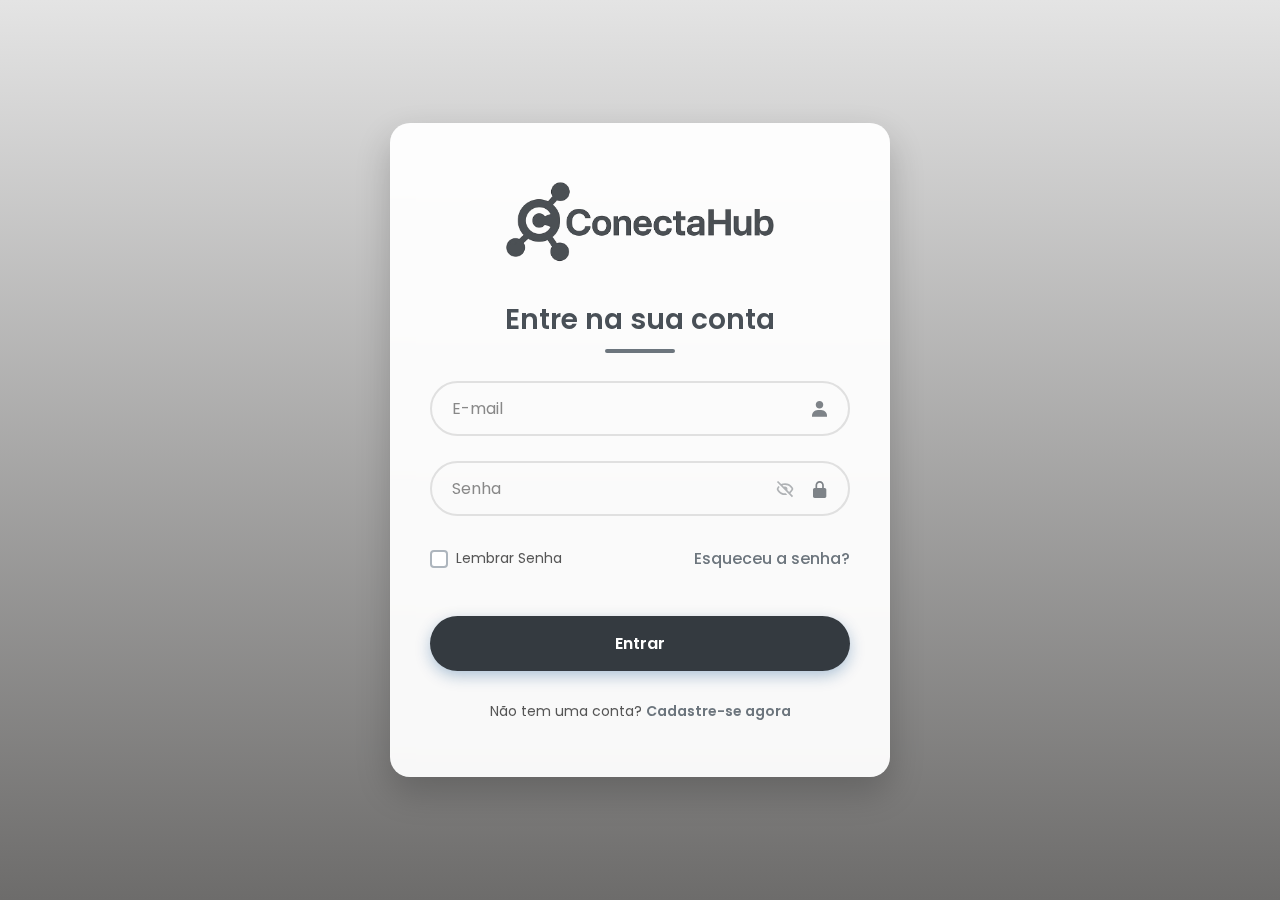
<file: index.html>
<!DOCTYPE html>
<html lang="pt-br">
<head>
    <meta charset="UTF-8">
    <meta name="viewport" content="width=device-width, initial-scale=1.0">
    <link href='https://unpkg.com/boxicons@2.1.4/css/boxicons.min.css' rel='stylesheet'>         
    <link rel="stylesheet" type="text/css" href="static/css/login_style.css">
    <link rel="icon" href="static\imagens\logo_provisorio.png"> <!-- Icon da Página(Logo) --> 
    <title> Login - CONECTAHUB</title>
</head>
<body>
    <main class="container">
        <div class="logo">
            <a href="index.html">
                <img src="\static\imagens\logo_provisorio.png" alt="Logo" class="logo-img">
            </a>
        </div>
        
        <form id="loginForm">
            <h1>Entre na sua conta</h1>
            
            <div class="input-box">
                <input id="email" placeholder="E-mail" type="email" required>
                <i class="bx bxs-user"></i>
            </div>
            
            <div class="input-box">
                <input id="password" placeholder="Senha" type="password" required>
                <i class="bx bxs-lock-alt"></i>
                <button type="button" id="togglePassword" class="toggle-password" aria-label="Mostrar senha">
                    <i class='bx bx-hide'></i>
                </button>
            </div>
            
            <div class="remember-forgot">
                <label>
                    <input type="checkbox" id="remember">
                    Lembrar Senha
                </label>               
                <a href="#">Esqueceu a senha?</a>
            </div>
            
            <button type="submit" class="login">Entrar</button>
            <div class="register-link">
                <p>Não tem uma conta? <a href="\templates\cadastro.html">Cadastre-se agora</a></p>
            </div>
        </form>
    </main>
    <script src="/static/js/functions.js"></script>
</body>
</html>
</file>
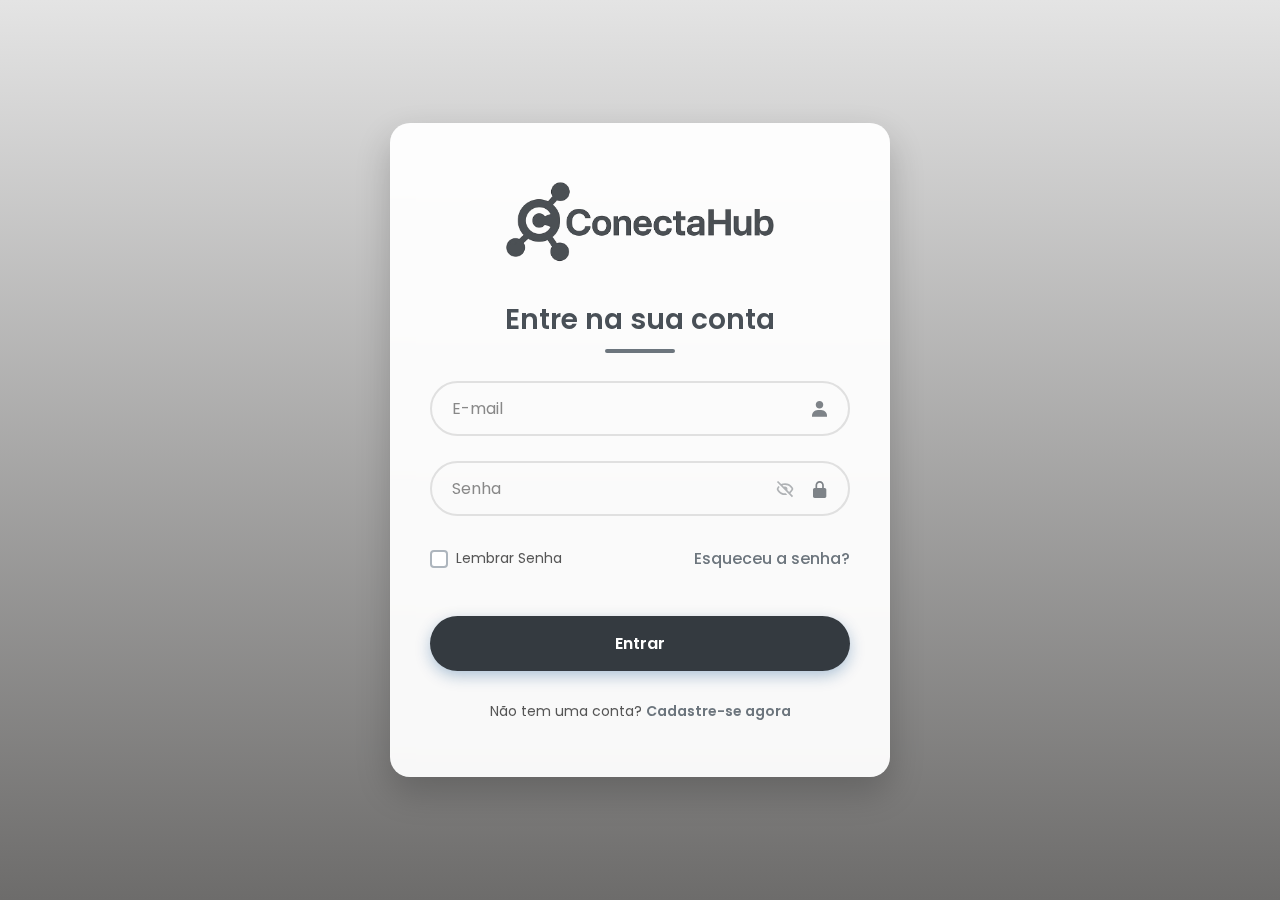
<file: templates/index.html>
<!DOCTYPE html>
<html lang="pt-br">
<head>
    <meta charset="UTF-8">
    <meta name="viewport" content="width=device-width, initial-scale=1.0">
    <link href='https://unpkg.com/boxicons@2.1.4/css/boxicons.min.css' rel='stylesheet'>         
    <link rel="stylesheet" type="text/css" href="/static/css/login_style.css">
    <link rel="icon" href="\static\imagens\logo_provisorio.png"> <!-- Icon da Página(Logo) --> 
    <title> Login - CONECTAHUB</title>
</head>
<body>
    <main class="container">
        <div class="logo">
            <a href="index.html">
                <img src="\static\imagens\logo_provisorio.png" alt="Logo" class="logo-img">
            </a>
        </div>
        
        <form id="loginForm">
            <h1>Entre na sua conta</h1>
            
            <div class="input-box">
                <input id="email" placeholder="E-mail" type="email" required>
                <i class="bx bxs-user"></i>
            </div>
            
            <div class="input-box">
                <input id="password" placeholder="Senha" type="password" required>
                <i class="bx bxs-lock-alt"></i>
                <button type="button" id="togglePassword" class="toggle-password" aria-label="Mostrar senha">
                    <i class='bx bx-hide'></i>
                </button>
            </div>
            
            <div class="remember-forgot">
                <label>
                    <input type="checkbox" id="remember">
                    Lembrar Senha
                </label>               
                <a href="#">Esqueceu a senha?</a>
            </div>
            
            <button type="submit" class="login">Entrar</button>
            <div class="register-link">
                <p>Não tem uma conta? <a href="\templates\cadastro.html">Cadastre-se agora</a></p>
            </div>
        </form>
    </main>
    <script src="/static/js/functions.js"></script>
</body>
</html>
</file>
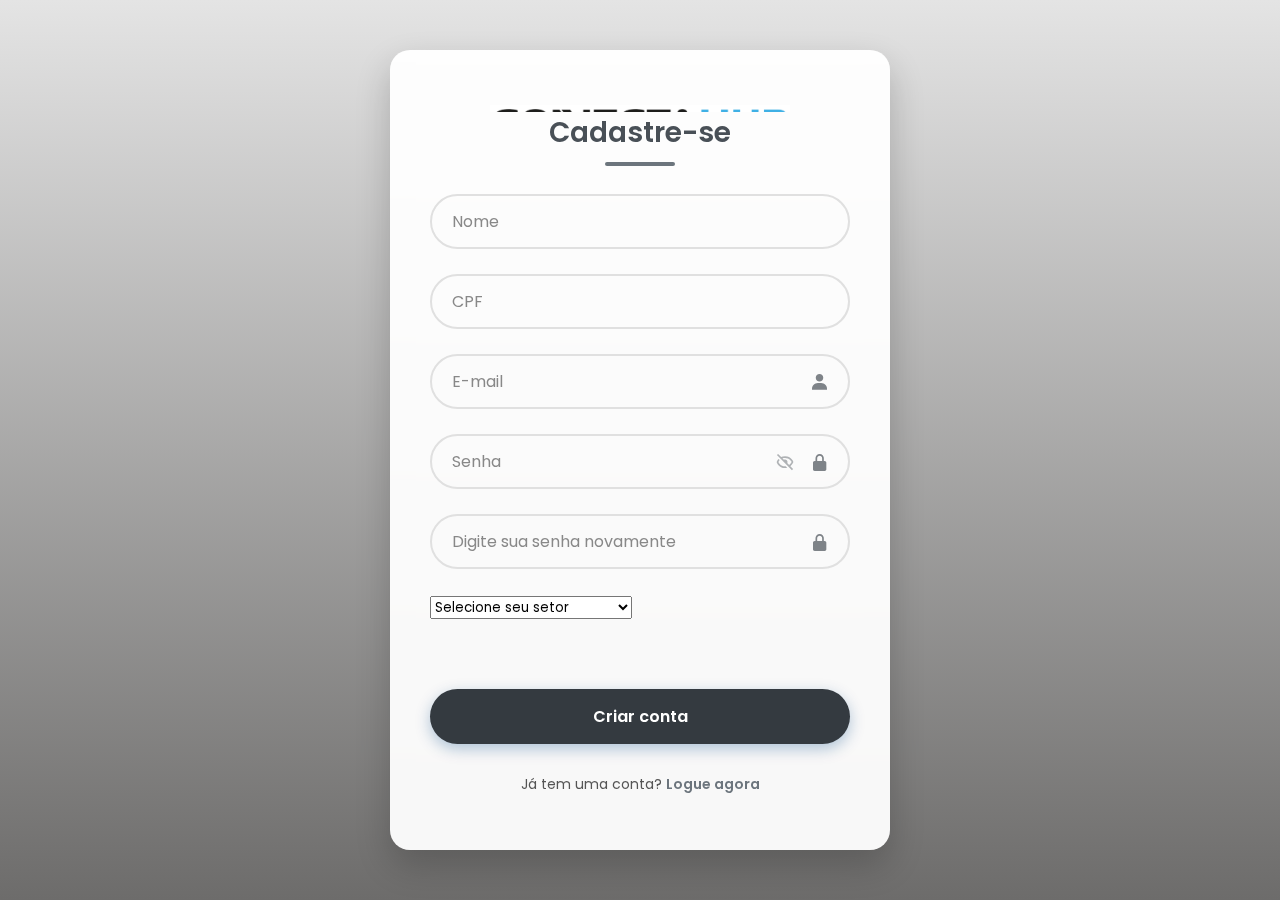
<file: cadastro.html>
<!DOCTYPE html>
<html lang="pt-br">

<head>
    <meta charset="UTF-8">
    <meta name="viewport" content="width=device-width, initial-scale=1.0">
    <link href='https://unpkg.com/boxicons@2.1.4/css/boxicons.min.css' rel='stylesheet'>
    <link rel="stylesheet" type="text/css" href="static/css/login_style.css">
    <link rel="stylesheet" type="text/css" href="static/css/cadastro_style.css">
    <link rel="icon" href="static/imagens/icone1.png">
    <title>Cadastro - CONECTAHUB</title>
</head>

<body>
    <main class="container">

        <div class="logo">
            <a href="index.html">
                <img src="static/imagens/logotipo.png" alt="Logo" class="logo-img">
            </a>
        </div>

        <form action="/cadastrar" method="post" autocomplete="on">
            <h1>Cadastre-se</h1>

            <div class="input-box">
                <input type="text" id="nome" placeholder="Nome" name="nome_completo" required autocomplete="name"
                    maxlength="50">
            </div>

            <div class="input-box">
                <input type="text" id="cpf" placeholder="CPF" name="cpf" maxlength="14" required>
            </div>

            <div class="input-box">
                <input id="email" placeholder="E-mail" type="email" required>
                <i class="bx bxs-user"></i>
            </div>

            <div class="input-box">
                <input id="password" placeholder="Senha" type="password" required>
                <i class="bx bxs-lock-alt"></i>
                <button type="button" id="togglePassword" class="toggle-password" aria-label="Mostrar senha">
                    <i class='bx bx-hide'></i>
                </button>
            </div>

            <div class="input-box">
                <input id="confirmPassword" placeholder="Digite sua senha novamente" type="password" required>
                <i class="bx bxs-lock-alt"></i>
                <button type="button" id="togglePassword" class="toggle-password" aria-label="Mostrar senha">
                </button>
            </div>

            <div class="input-box select-wrapper">
                <select id="setor" name="setor" required>
                    <option value="" disabled selected>Selecione seu setor</option>
                    <option value="RH">Recursos Humanos</option>
                    <option value="Produção">Produção</option>
                    <option value="Engenharia">Engenharia</option>
                    <option value="Financeiro">Financeiro</option>
                    <option value="TI">Tecnologia da Informação</option>
                    <option value="Administrativo">Administrativo</option>
                    <option value="Outros">Outros</option>
                </select>
            </div>

            <button type="submit" class="login">Criar conta</button>

            <div class="register-link">
                <p>Já tem uma conta? <a href="index.html">Logue agora</a></p>
            </div>

        </form>
    </main>
    <script src="static/js/functions.js"></script>
    
    <script>
        document.querySelectorAll('.select-wrapper select').forEach(select => {
            select.addEventListener('change', () => {
                select.blur(); // desfoca → seta volta imediatamente
            });
        });
    </script>

</body>

</html>
</file>
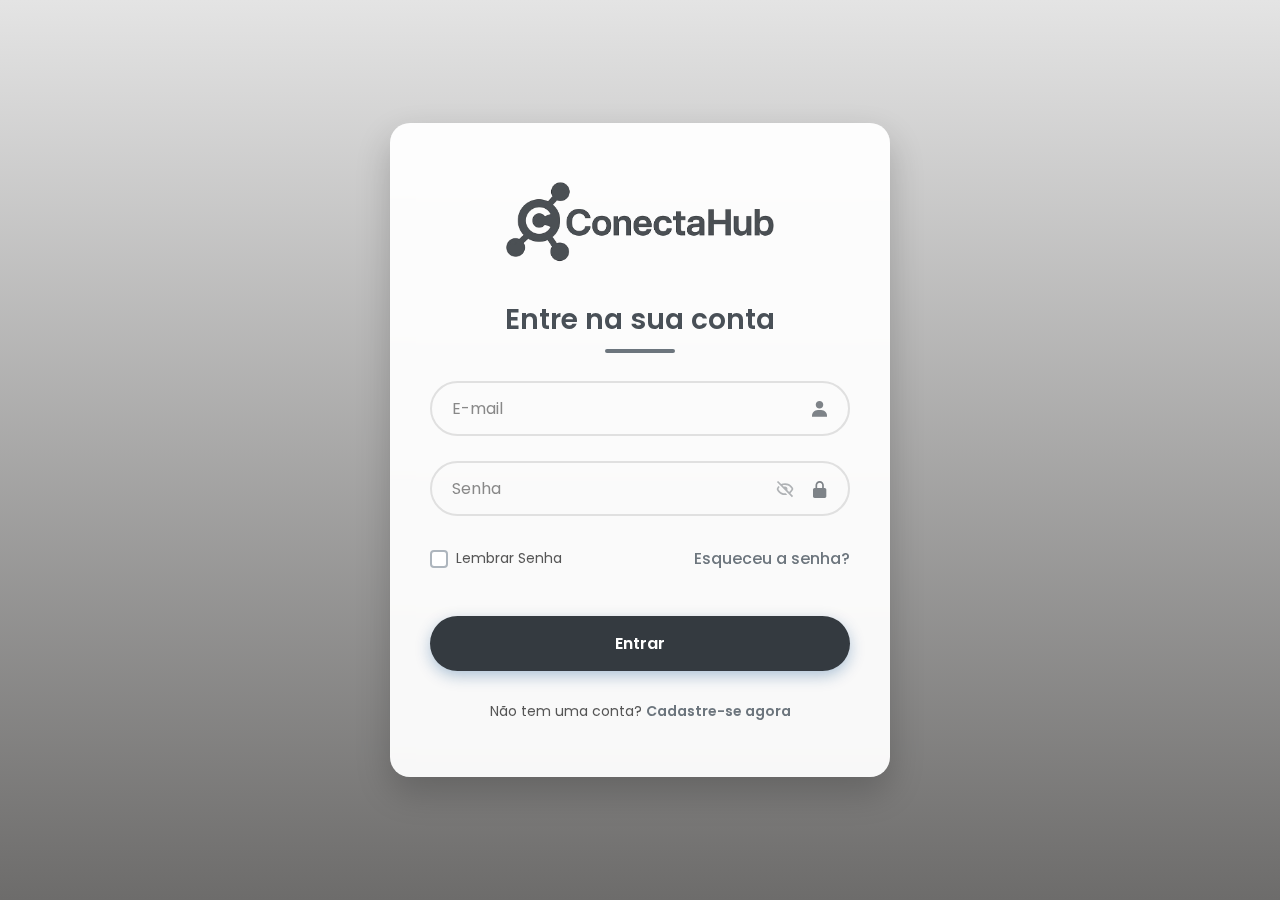
<file: perfil2.html>
<!DOCTYPE html>
<html lang="pt-br">
<head>
    <meta charset="UTF-8">
    <meta name="viewport" content="width=device-width, initial-scale=1.0">
    <title>Perfil - CONECTAHUB</title>
    <link rel="stylesheet" href="static/css/perfil_style.css">
    <link rel="stylesheet" href="https://cdnjs.cloudflare.com/ajax/libs/font-awesome/6.4.0/css/all.min.css">
    <link rel="icon" href="static/imagens/icone1.png">

</head>
<body>
    <div class="container">
        <!-- =================== SIDEBAR =================== -->
        <div class="sidebar" id="sidebar">
            <div class="logo">
                <img src="static/imagens/loguinha.png" alt="ConectaHub" class="logo-small">
                <img src="static/imagens/logotipo.png" alt="ConectaHub" class="logo-large">
            </div>

            <ul class="nav-menu">
                <li class="nav-item has-submenu active">
                    <a href="perfil.html" class="nav-item-main">
                        <i class="fas fa-user"></i>
                        <span>Perfil</span>
                        <i class="fas fa-chevron-down submenu-toggle"></i>
                    </a>
                    <ul class="submenu">
                        <li class="submenu-item">
                            <i class="fas fa-clock"></i>
                            <span>Atividades Recentes</span>
                        </li>
                    </ul>
                </li>

                <li class="nav-item">
                    <a href="chat.html"><i class="fas fa-comments"></i><span>Chat</span></a>
                </li>

                <li class="nav-item">
                    <a href="reuniao.html">
                        <i class="fas fa-video"></i>
                        <span>Reuniões</span>
                    </a>
                </li>

                <li class="nav-item">
                    <a href="comunicados.html"><i class="fas fa-bullhorn"></i><span>Comunicados</span></a>
                </li>

                <li class="nav-item">
                    <a href="ranking.html"><i class="fas fa-trophy"></i><span>Reconhecimento</span></a>
                </li>
            </ul>
        </div>

        <!-- =================== MAIN CONTENT =================== -->
        <div class="main-content">      
            <div class="header">      
                <div class="welcome">      
                    <h2>Olá, <span id="user-name">Usuário</span></h2>      
                </div>      
            </div>      

            <div class="profile-section">      
                <div class="profile-card">      
                    <button class="settings-btn" onclick="openPhotoModal()">      
                        <i class="fas fa-cog"></i>      
                    </button>      
                          
                    <div class="profile-header">      
                        <div class="profile-picture" onclick="openPhotoModal()">      
                            <img src="" alt="Foto de perfil" id="profile-img">      
                        </div>      
                    </div>      
                    <div class="detail-item">
                        <div class="detail-label">Email:</div>
                        <div class="detail-value" id="display-email">Email</div>
                    </div>

                    <div class="detail-item">
                        <div class="detail-label">CPF:</div>
                        <div class="detail-value" id="display-cpf">CPF</div>
                    </div>

                    <div class="profile-details">

                        <div class="detail-item">
                            <div class="detail-label">Nome:</div>
                            <div class="detail-value" id="display-name">Seu nome</div>
                        </div>

                        <div class="detail-item">

                        <div class="detail-item">
                            <div class="detail-label">Setor:</div>
                            <div class="detail-value" id="display-department">Setor</div>
                        </div>

                    </div>      
                </div>      
            </div>

            <!-- =================== STATS =================== -->
            <div class="stats-section">      
                <div class="stat-item" id="stat-pontuacao">
                    <div class="stat-header">
                        <span>Pontuação Total</span>
                        <i class="fas fa-chevron-down stat-toggle"></i>
                    </div>
                    <div class="stat-content">
                        <div class="stat-value">1,250</div>
                    </div>
                </div>

                <div class="stat-item" id="stat-medalhas">
                    <div class="stat-header">
                        <span>Medalhas Conquistadas</span>
                        <i class="fas fa-chevron-down stat-toggle"></i>
                    </div>
                    <div class="stat-content">
                        <div class="stat-value">8</div>
                    </div>
                </div>
            </div>      
        </div>
    </div>

    <!-- =================== MODAL DE FOTO =================== -->
    <div class="modal" id="photo-modal">
        <div class="modal-content">
            <div class="modal-header">
                <h3>Configurar Foto de Perfil</h3>
                <button class="close-btn" onclick="closePhotoModal()">&times;</button>
            </div>

            <div class="current-photo">
                <div class="modal-photo">
                    <img src="" alt="Foto atual" id="modal-profile-img">
                </div>
            </div>

            <div class="photo-options">
                <button class="photo-btn photo-btn-primary" onclick="changePhoto()">
                    <i class="fas fa-camera"></i> Alterar Foto
                </button>

                <button class="photo-btn photo-btn-dark" onclick="removePhoto()">
                    <i class="fas fa-trash"></i> Remover Foto
                </button>   
            </div>
        </div>
    </div>

    <input type="file" id="photo-upload" accept="image/*" style="display: none;">
    <script src="static/js/perfil2.js"></script>
    <script src="static/js/perfil_ui.js"></script>
</body>
</html>
</file>
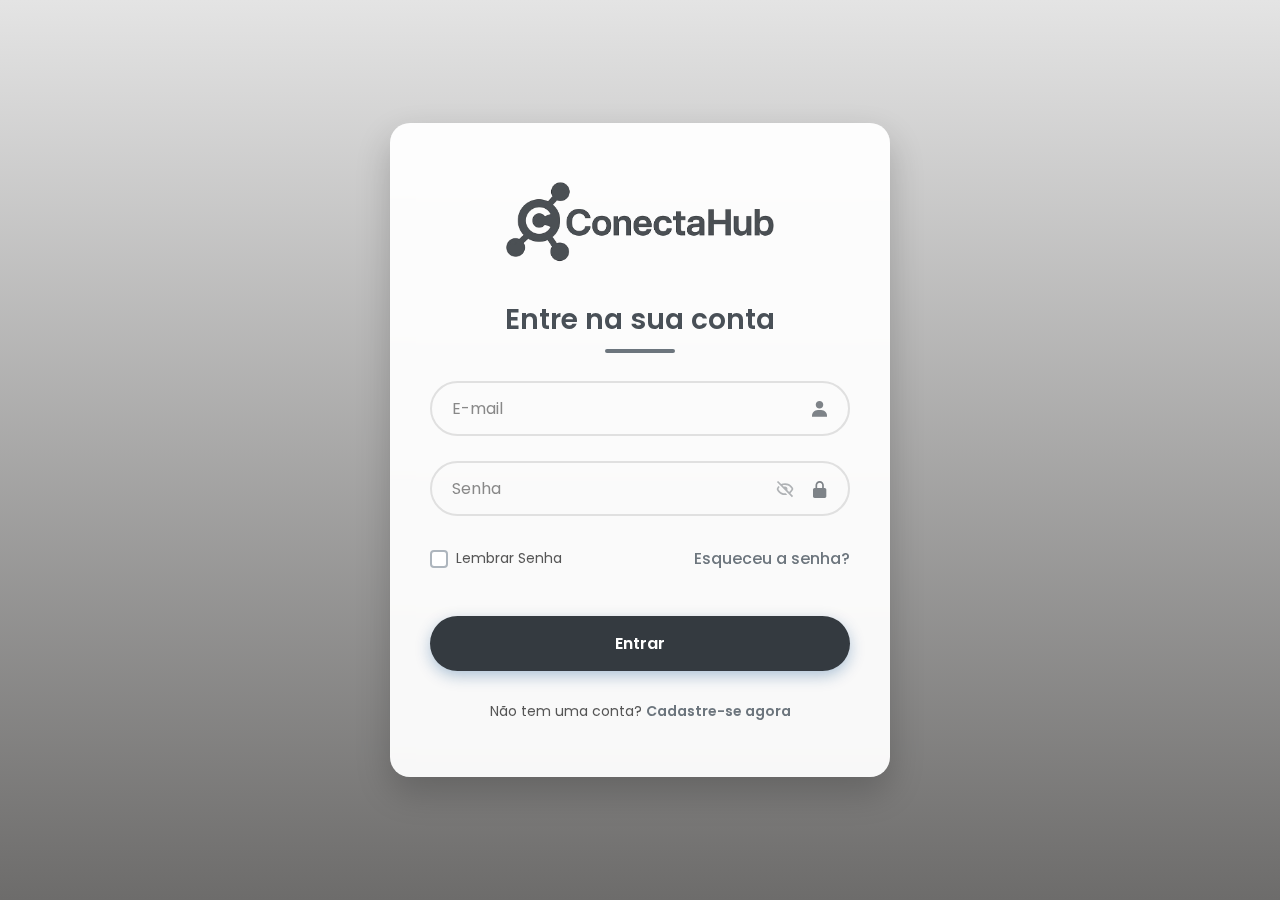
<file: ranking.html>
<!DOCTYPE html>
<html lang="pt-br">

<head>
    <meta charset="UTF-8">
    <meta name="viewport" content="width=device-width, initial-scale=1.0">
    <title>Ranking - CONECTAHUB</title>
    <link rel="stylesheet" href="static/css/rank_style.css">
    <link rel="stylesheet" type="text/css" href="static/css/sidebar_style.css">
    <link rel="stylesheet" href="https://cdnjs.cloudflare.com/ajax/libs/font-awesome/6.4.0/css/all.min.css">
    <link rel="icon" href="static/imagens/icone1.png">

</head>

<body>
    <div class="container">
        <!-- =================== SIDEBAR =================== -->
        <div class="sidebar" id="sidebar">
            <div class="logo">
                <img src="static/imagens/loguinha.png" alt="ConectaHub" class="logo-small">
                <img src="static/imagens/logotipo.png" alt="ConectaHub" class="logo-large">
            </div>

            <ul class="nav-menu">
                <li class="nav-item has-submenu active">
                    <a href="perfil.html" class="nav-item-main">
                        <i class="fas fa-user"></i>
                        <span>Perfil</span>
                        <i class="fas fa-chevron-down submenu-toggle"></i>
                    </a>
                    <ul class="submenu">
                        <li class="submenu-item">
                            <i class="fas fa-clock"></i>
                            <span>Atividades Recentes</span>
                        </li>
                    </ul>
                </li>

                <li class="nav-item">
                    <a href="chat.html"><i class="fas fa-comments"></i><span>Chat</span></a>
                </li>

                <li class="nav-item">
                    <a href="reuniao.html">
                        <i class="fas fa-video"></i>
                        <span>Reuniões</span>
                    </a>
                </li>

                <li class="nav-item">
                    <a href="comunicados.html"><i class="fas fa-bullhorn"></i><span>Comunicados</span></a>
                </li>

                <li class="nav-item">
                    <a href="ranking.html"><i class="fas fa-trophy"></i><span>Reconhecimento</span></a>
                </li>

                <!-- ESPAÇO PARA O BOTÃO DE LOGOUT -->
                <div class="logout-container">
                    <!-- BOTÃO DE LOGOUT CENTRALIZADO NO FINAL -->
                    <button id="logout-btn" class="logout-btn">
                        <i class="fas fa-sign-out-alt"></i> <span class="logout-text">Sair</span>
                    </button>
                </div>
            </ul>
        </div>


        <!-- =================== MAIN CONTENT =================== -->
        <div class="main-content">
            <div class="ranking-section">
                <!-- ÚNICA telinha de ranking que muda -->
                <div class="ranking-card">
                    <div class="ranking-header">
                        <h2>Ranking</h2>
                    </div>
                    <h3 class="ranking-title" id="current-department"># RH</h3>
                    <h4 class="ranking-subtitle">Destaques do mês</h4>

                    <div class="ranking-positions" id="ranking-content">
                        <!-- Conteúdo será carregado dinamicamente -->
                        <div class="position-card first-place">
                            <div class="position-number">1º</div>
                            <div class="position-info">
                                <div class="position-name">João Silva</div>
                                <div class="position-points">1.850 pontos</div>
                            </div>
                            <i class="fas fa-crown crown-icon"></i>
                        </div>

                        <div class="position-card second-place">
                            <div class="position-number">2º</div>
                            <div class="position-info">
                                <div class="position-name">Maria Santos</div>
                                <div class="position-points">1.720 pontos</div>
                            </div>
                        </div>

                        <div class="position-card third-place">
                            <div class="position-number">3º</div>
                            <div class="position-info">
                                <div class="position-name">Pedro Oliveira</div>
                                <div class="position-points">1.650 pontos</div>
                            </div>
                        </div>
                    </div>
                </div>

                <!-- Conquistas Pessoais -->
                <!-- Substitua a seção .department-badges no HTML pelo seguinte código: -->
                <div class="achievements-section">
                    <div class="department-badges">
                        <div class="department-badge active" onclick="showDepartment('rh')">
                            <span class="badge-text"># RH</span>
                        </div>

                        <div class="department-badge" onclick="showDepartment('engenharia')">
                            <span class="badge-text"># Engenharia</span>
                        </div>

                        <div class="department-badge" onclick="showDepartment('producao')">
                            <span class="badge-text"># Produção</span>
                        </div>

                        <!-- NOVOS SETORES ADICIONADOS -->
                        <div class="department-badge" onclick="showDepartment('administracao')">
                            <span class="badge-text"># Administração</span>
                        </div>

                        <div class="department-badge" onclick="showDepartment('ti')">
                            <span class="badge-text"># TI</span>
                        </div>

                        <div class="department-badge" onclick="showDepartment('financeiro')">
                            <span class="badge-text"># Financeiro</span>
                        </div>
                    </div>
                </div>
            </div>
        </div>
    </div>

    <script src="static/js/admin-check.js"></script>
    <script src="static/js/rank.js"></script>
    <script src="static/js/sidebar.js" defer></script>
</body>

</html>
</file>
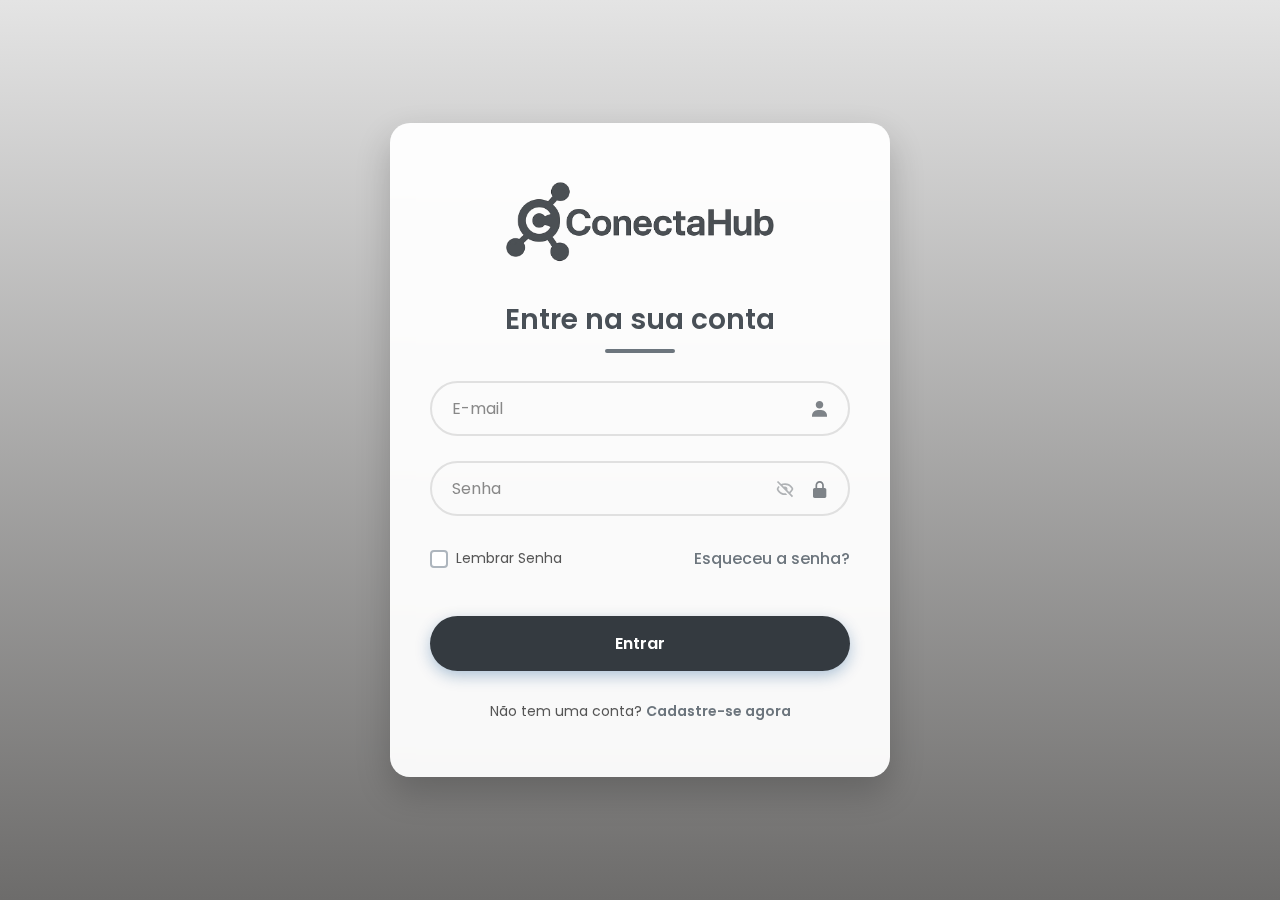
<file: reuniao.html>
<!DOCTYPE html>
<html lang="pt-br">

<head>
    <meta charset="UTF-8">
    <meta name="viewport" content="width=device-width, initial-scale=1.0">
    <title>Reuniões - CONECTAHUB</title>
    <link rel="stylesheet" href="static/css/reuniao_style.css">
    <link rel="stylesheet" type="text/css" href="static/css/sidebar_style.css">
    <link rel="stylesheet" href="https://cdnjs.cloudflare.com/ajax/libs/font-awesome/6.4.0/css/all.min.css">
    <link rel="icon" href="static/imagens/icone1.png">

</head>

<body>
    <div class="container">
        <!-- =================== SIDEBAR =================== -->
        <div class="sidebar" id="sidebar">
            <div class="logo">
                <img src="static/imagens/loguinha.png" alt="ConectaHub" class="logo-small">
                <img src="static/imagens/logotipo.png" alt="ConectaHub" class="logo-large">
            </div>

            <ul class="nav-menu">
                <li class="nav-item has-submenu active">
                    <a href="perfil.html" class="nav-item-main">
                        <i class="fas fa-user"></i>
                        <span>Perfil</span>
                        <i class="fas fa-chevron-down submenu-toggle"></i>
                    </a>
                    <ul class="submenu">
                        <li class="submenu-item">
                            <i class="fas fa-clock"></i>
                            <span>Atividades Recentes</span>
                        </li>
                    </ul>
                </li>

                <li class="nav-item">
                    <a href="chat.html"><i class="fas fa-comments"></i><span>Chat</span></a>
                </li>

                <li class="nav-item">
                    <a href="reuniao.html">
                        <i class="fas fa-video"></i>
                        <span>Reuniões</span>
                    </a>
                </li>

                <li class="nav-item">
                    <a href="comunicados.html"><i class="fas fa-bullhorn"></i><span>Comunicados</span></a>
                </li>

                <li class="nav-item">
                    <a href="ranking.html"><i class="fas fa-trophy"></i><span>Reconhecimento</span></a>
                </li>

                <!-- ESPAÇO PARA O BOTÃO DE LOGOUT -->
                <div class="logout-container">
                    <!-- BOTÃO DE LOGOUT CENTRALIZADO NO FINAL -->
                    <button id="logout-btn" class="logout-btn">
                        <i class="fas fa-sign-out-alt"></i> <span class="logout-text">Sair</span>
                    </button>
                </div>
            </ul>
        </div>

        <!-- =================== MAIN CONTENT =================== -->
        <div class="main-content">

            <!-- =================== MEETING SECTION =================== -->
            <div class="meeting-section">
                <!-- Ícone de vídeo solto no centro acima -->
                <div class="meeting-icon">
                    <i class="fas fa-video"></i>
                </div>

                <!-- Primeira linha: Iniciar reunião e Entrar com código lado a lado SOLTOS -->
                <div class="meeting-top-row">
                    <!-- Botão iniciar reunião SOLTO -->
                    <button class="start-meeting-btn" id="start-meeting-btn">
                        <i class="fas fa-plus"></i> Iniciar reunião
                    </button>

                    <!-- Botão para mostrar campo de código -->
                    <button class="join-meeting-btn" id="show-code-btn">
                        <i class="fas fa-sign-in-alt"></i> Entrar com código
                    </button>
                </div>

                <!-- Campo código (inicialmente escondido) -->
                <div class="join-input-container hidden" id="code-input-container">
                    <input type="text" id="meeting-code" placeholder="Digite o código da reunião">
                    <button class="join-btn" id="join-meeting-btn">
                        <i class="fas fa-arrow-right"></i>
                    </button>
                </div>

                <!-- Lista de reuniões mais abaixo -->
                <div class="recent-meetings-container">
                    <h3>Lista de reuniões recentes</h3>
                    <div class="meetings-list" id="meetings-list">
                        <!-- As reuniões serão adicionadas dinamicamente via JavaScript -->
                    </div>
                </div>
            </div>
        </div>
    </div>

    <!-- =================== MODAL DE INICIAR REUNIÃO =================== -->
    <div class="modal" id="meeting-modal">
        <div class="modal-content">
            <div class="modal-header">
                <h3>Iniciar Nova Reunião</h3>
                <button class="close-btn" onclick="closeMeetingModal()">&times;</button>
            </div>
            <div class="modal-body">
                <div class="form-group">
                    <label for="meeting-title">Título da reunião</label>
                    <input type="text" id="meeting-title" placeholder="Digite o título da reunião">
                </div>
                <div class="form-group">
                    <label for="meeting-description">Descrição (opcional)</label>
                    <textarea id="meeting-description" placeholder="Adicione uma descrição para a reunião"></textarea>
                </div>
                <div class="form-group">
                    <label for="meeting-participants">Participantes (opcional)</label>
                    <input type="text" id="meeting-participants" placeholder="Digite os e-mails dos participantes">
                </div>
            </div>
            <div class="modal-footer">
                <button class="btn-cancel" onclick="closeMeetingModal()">Cancelar</button>
                <button class="btn-confirm" onclick="createMeeting()">Iniciar Reunião</button>
            </div>
        </div>
    </div>

    <script src="static/js/reuniao.js"></script>
    <script src="static/js/sidebar.js" defer></script>
</body>

</html>
</file>
<file: static/css/login_style.css>
@import url('https://fonts.googleapis.com/css2?family=Poppins:ital,wght@0,100;0,200;0,300;0,400;0,500;0,600;0,700;0,800;0,900;1,100;1,200;1,300;1,400;1,500;1,600;1,700;1,800;1,900&display=swap');

        * {
            margin: 0;
            padding: 0;
            box-sizing: border-box;
            font-family: "Poppins", sans-serif;
        }
        
        body {
            display: flex;
            justify-content: center;
            align-items: center;
            min-height: 100vh;
            background: linear-gradient(180deg, #e4e4e4 0%, #6d6c6b 100%);
            padding: 20px;
            position: relative;
            overflow: hidden;
            overflow-y: auto
        }

        .brand-elements {
            position: absolute;
            width: 100%;
            height: 100%;
            pointer-events: none;
            z-index: 0;
        }

        .circle-element {
            position: absolute;
            border-radius: 50%;
            opacity: 0.1;
        }

        .circle-1 {
            width: 300px;
            height: 300px;
            background: #024585;
            top: -150px;
            left: -150px;
        }

        .circle-2 {
            width: 200px;
            height: 200px;
            background: #ff9a59;
            bottom: -100px;
            right: -100px;
        }

        .container {
            width: 500px;
            background-color: rgba(255, 255, 255, 0.95);
            border-radius: 20px;
            color: #212529;
            padding: 40px;
            box-shadow: 0 15px 35px rgba(0, 0, 0, 0.2);
            transition: transform 0.3s ease;
            display: flex;
            flex-direction: column;
            min-height: 600px;
            position: relative;
            z-index: 1;
            backdrop-filter: blur(10px);
        }

        .container:hover {
            transform: translateY(-5px);
        }

        .logo {
            text-align: center;
            margin-bottom: 20px;
            padding: 15px;
            border-radius: 15px;
            position: relative;
            overflow: hidden;
        }

        .logo::before {
            content: '';
            position: absolute;
            top: 0;
            left: 0;
            width: 100%;
            height: 100%;
            opacity: 0.3;
            z-index: -1;
        }
        
        .logo-img {
            width: 300px;
            height: auto;
            display: block;
            margin: 0 auto;
            transition: all 0.3s ease;
        }

        .logo:hover .logo-img {
            transform: scale(1.05);
        }

        .container h1 {
            font-size: 28px;
            text-align: center;
            margin-bottom: 40px;
            position: relative;
            font-weight: 600;
            color: #495057;
        }

        .container h1:after {
            content: '';
            position: absolute;
            bottom: -12px;
            left: 50%;
            transform: translateX(-50%);
            width: 70px;
            height: 4px;
            background: #6C757D;
            border-radius: 2px;
        }

        .input-box {
            position: relative;
            width: 100%;
            height: 55px;
            margin: 25px 0;
        }

        .input-box input {
            width: 100%;
            height: 100%;
            background-color: transparent;
            border: 2px solid #e0e0e0;
            border-radius: 50px;
            outline: none;
            font-size: 16px;
            color: #212529;
            padding: 20px 50px 20px 20px;
            transition: all 0.3s ease;
        }

        .input-box input:focus {
            border-color: #ADB5BD;
            box-shadow: 0 0 12px rgba(0, 0, 0, 0.3);
        }

        .input-box input::placeholder {
            color: #888;
        }

        .input-box i {
            position: absolute;
            right: 20px;
            top: 50%;
            transform: translateY(-50%);
            font-size: 20px;
            color: #495057;
            opacity: 0.7;
        }

        .input-box #icon-cad {
            position: absolute;
            right: 20px;
            top: 50%;
            transform: translateY(50%); 
            font-size: 20px;
            color: #495057;
            opacity: 0.7;
        }

        .toggle-password {
            position: absolute;
            right: 35px;
            top: 50%;
            transform: translateY(-50%);
            background: none;
            border: none;
            cursor: pointer;
            color: #495057;
            font-size: 18px;
            opacity: 0.6;
            transition: opacity 0.3s ease;
        }

        .toggle-password:hover {
            opacity: 1;
        }

        .remember-forgot {
            display: flex;
            justify-content: space-between;
            align-items: center;
            margin: 30px 0;
            flex-wrap: wrap;
        }

        .remember-forgot label {
            display: flex;
            align-items: center;
            cursor: pointer;
            font-size: 14px;
            color: #555;
        }

        .remember-forgot label input {
            margin-right: 8px;
        }

        .remember-forgot a {
            text-decoration: none;
            color: #6C757D;
            font-weight: 500;
            transition: color 0.3s ease;
        }

        .remember-forgot a:hover {
            color: #343A40;
            text-decoration: underline;
        }

        .login {
            width: 100%;
            height: 55px;
            background-color: #343A40;
            border: none;
            border-radius: 50px;
            cursor: pointer;
            font-size: 16px;
            color: #fff;
            font-weight: 600;
            box-shadow: 0 5px 15px rgba(2, 69, 133, 0.3);
            margin-top: 15px;
            transition: all 0.3s ease;
            position: relative;
            overflow: hidden;
        }

        .login::before {
            content: '';
            position: absolute;
            top: 0;
            left: -100%;
            width: 100%;
            height: 100%;
            background: linear-gradient(90deg, transparent, rgba(255, 255, 255, 0.2), transparent);
            transition: 0.5s;
        }

        .login:hover::before {
            left: 100%;
        }

        .login:hover {
            background-color: #6C757D;
            transform: translateY(-3px);
            box-shadow: 0 8px 20px rgba(248, 248, 248, 0.4);
        }

        .login:active {
            transform: translateY(0);
        }

        .register-link {
            font-size: 14px;
            text-align: center;
            margin: 30px 0 15px;
            color: #555;
        }

        .register-link a {
            text-decoration: none;
            color: #6C757D;
            font-weight: 600;
            transition: color 0.3s ease;
        }

        .register-link a:hover {
            color: #343A40;
            text-decoration: underline;
        }

        input[type="checkbox"] {
            appearance: none;
            -webkit-appearance: none;
            -moz-appearance: none;
            width: 18px;
            height: 18px;
            border: 2px solid #ADB5BD;
            border-radius: 4px;
            background-color: white;
            position: relative;
            cursor: pointer;
            transition: background-color 0.3s, border-color 0.3s;
        }

        input[type="checkbox"]:hover {
            border-color: #495057;
        }

        input[type="checkbox"]:checked {
            background-color: #ADB5BD;
            border-color: #495057;
        }

        input[type="checkbox"]:checked::after {
            content: "✔";
            color: #ffffff;
            font-size: 10px;
            position: absolute;
            top: 50%;
            left: 50%;
            transform: translate(-50%, -50%);
        }

        .brand-tagline {
            text-align: center;
            color: #495057;
            font-size: 14px;
            margin-top: -10px;
            margin-bottom: 20px;
            font-weight: 500;
            letter-spacing: 0.5px;
        }

        @media (max-width: 600px) {
            .container {
                width: 90%;
                padding: 30px 25px;
                min-height: 550px;
            }
            
            .container h1 {
                font-size: 26px;
            }
            
            .remember-forgot {
                flex-direction: column;
                gap: 15px;
                align-items: flex-start;
            }
            
            .remember-forgot a {
                margin-top: 10px;
            }
            
            .logo-img {
                width: 180px;
            }
            
            .brand-tagline {
                font-size: 12px;
            }
        }
</file>
<file: static/css/cadastro_style.css>
.container {
    height: 800px;
}

.logo {
    margin-bottom: 0px;
    padding-bottom: 5px;
    height: 1500px; /* provavelmente teste ou provisório */
}

input[type="checkbox"] {
    border-radius: 10px;
}

input[type="checkbox"]:checked::after {
    font-size: 12px;
}

fieldset {
    padding: 1px;
    margin-top: 40px;
    gap: 20px;
    display: flex;
    border: none;
}

fieldset div {
    display: flex;
    gap: 40px;
}

fieldset label {
    align-items: right;
    cursor: pointer;
    font-size: 14px;
}
</file>
<file: static/css/perfil_style.css>
body {
            margin: 0;
            padding: 0;
            font-family: "Poppins", sans-serif;
            background: linear-gradient(180deg, #4eb4e7 0%, #30b9cc 100%);
            display: flex;
            justify-content: center;
            align-items: center;
            min-height: 100vh;
        }

        .card {
            width: 420px;
            background: rgba(255, 255, 255, 0.384);
            backdrop-filter: blur(18px);
            border-radius: 22px;
            padding: 35px 25px;
            text-align: center;
            color: #000000;
            box-shadow: 0 10px 35px rgba(0,0,0,0.25);
            animation: fadeIn .5s ease;
        }

        @keyframes fadeIn {
            from { opacity: 0; transform: translateY(15px); }
            to   { opacity: 1; transform: translateY(0); }
        }

        .avatar {
            width: 120px;
            height: 120px;
            border-radius: 50%;
            background: rgba(255,255,255,0.25);
            margin: 0 auto 10px auto;
            display: flex;
            justify-content: center;
            align-items: center;
            font-size: 55px;
            color: #fff;
            box-shadow: 0 0 15px rgba(0,0,0,0.25);
        }

        h2 {
            margin: 15px 0 5px;
            font-size: 28px;
            font-weight: 600;
        }

        p {
            margin: 5px 0;
            font-size: 15px;
        }

        .info-box {
            background: rgba(255,255,255,0.20);
            padding: 18px;
            margin-top: 18px;
            border-radius: 14px;
            text-align: left;
            line-height: 1.6;
            box-shadow: 0 0 8px rgba(0,0,0,0.12);
        }

        .label {
            font-weight: 600;
            color: #e6f7ff;
        }

        .logout {
            margin-top: 25px;
            width: 100%;
            padding: 14px 0;
            border: none;
            border-radius: 30px;
            background: #0d71b9;
            color: #fff;
            font-size: 16px;
            cursor: pointer;
            font-weight: 600;
            transition: 0.25s;
            box-shadow: 0 5px 18px rgba(0,0,0,0.25);
        }

        .logout:hover {
            background: #0b5d97;
        }

        @media (max-width: 500px) {
            .card {
                width: 90%;
                padding: 30px 15px;
            }

            .avatar {
                width: 95px;
                height: 95px;
                font-size: 45px;
            }

            h2 {
                font-size: 24px;
            }
        }
</file>
<file: static/css/rank_style.css>
html {
  scroll-behavior: smooth;
}

/* =================== CORES =================== */  
:root {  
    --primary-color: #2c3e50;  
    --secondary-color: #3498db;  
    --accent-color: #2c3e50;  
    --light-color: #ecf0f1;  
    --dark-color: #34495e;  
    --success-color: #2ecc71;  
    --shadow: 0 4px 6px rgba(0, 0, 0, 0.1);  
    }  
    
    * {
    margin: 0;
    padding: 0;
    box-sizing: border-box;
    font-family: 'Segoe UI', Tahoma, Geneva, Verdana, sans-serif;
    }
    
    body {
    background: linear-gradient(#42cc9c, #33c0e8 20%, #0c71B9, #094F81 100%);
    color: white;
    line-height: 1.6;
    min-height: 100vh;
    }
    
    .container {
    display: flex;
    min-height: 100vh;
    }
    
    /* =================== MAIN CONTENT =================== */
    
    .main-content {
        flex: 1;
        padding: 30px;
        overflow-y: auto;
        background: linear-gradient(#42cc9c, #33c0e8 20%, #0c71B9, #094F81 100%);
        margin-left: 100px; /* Largura da sidebar recolhida */
        transition: margin-left 0.3s ease;
        width: calc(100% - 100px);
        display: flex;
        flex-direction: column;
        align-items: center;
    }
    
    .header {
    margin-bottom: 30px;
    }
    
    .ranking-header h2 {
    font-size: 1.1rem;
    color: black;
    margin-bottom: 3px;
    }
    
    /* =================== RANKING SECTION =================== */
    
    .ranking-section {
        display: flex;
        flex-direction: column;
        gap: 30px;
        max-width: 900px;
        margin: 0 auto;
    }
    
    .ranking-card {
        background: linear-gradient( #33c0e8 20%, #0c71B9, #094F81 100%);
        border-radius: 15px;
        box-shadow: var(--shadow);
        padding: 50px;
    }
    
    .ranking-card.hidden {
        display: none;
    }
    
    .ranking-title {
        font-size: 1.1rem;
        color: black;
        margin-bottom: 2px;
    }
    
    .ranking-subtitle {
        color: rgba(255, 255, 255, 0.9);
        font-size: 1.1rem;
        margin-bottom: 25px;
        text-align: center;
        font-weight: 10px;
        color: black;
    }
    
    .ranking-positions {
        display: flex;
        flex-direction: column;
        gap: 15px;
    }
    
    .position-card {
        background-color: rgba(255, 255, 255, 0.1);
        border-radius: 10px;
        padding: 20px;
        display: flex;
        align-items: center;
        gap: 15px;
        position: relative;
        transition: all 0.3s ease;
    }
    
    .position-card:hover {
        background-color: rgba(255, 255, 255, 0.2);
        transform: translateY(-2px);
    }
    
    .position-number {
        background-color: white;
        color: #0c71B9;
        width: 50px;
        height: 50px;
        border-radius: 50%;
        display: flex;
        align-items: center;
        justify-content: center;
        font-size: 1.2rem;
        font-weight: bold;
    }
    
    .position-info {
        flex: 1;
    }
    
    .position-name {
        color: black;
        font-size: 1.1rem;
        font-weight: 600;
        margin-bottom: 5px;
    }
    
    .position-points {
        font-size: 0.9rem;
        color: black;
    }
    
    /* Posições especiais */
    .first-place {
        background: linear-gradient(135deg, #FFD700, #FFA500);
    }
    
    .first-place .position-number {
        background-color: #FFA500;
        color: white;
    }
    
    .second-place {
        background: linear-gradient(135deg, #C0C0C0, #A0A0A0);
    }
    
    .second-place .position-number {
        background-color: #A0A0A0;
        color: white;
    }
    
    .third-place {
        background: linear-gradient(135deg, #CD7F32, #A56C27);
    }
    
    .third-place .position-number {
        background-color: #A56C27;
        color: white;
    }
    
    .crown-icon {
        color: #FFD700;
        font-size: 1.5rem;
    }
    
    /* Conquistas */
    .achievements-section {
        background-color: #0c71B9;
        border-radius: 15px;
        box-shadow: var(--shadow);
        padding: 30px;
    }
    
    .achievements-title {
        color: black;
        font-size: 1.5rem;
        margin-bottom: 20px;
        text-align: center;
    }
    
    .department-badges {
        display: flex;
        gap: 20px;
        justify-content: center;
        flex-wrap: wrap;
    }
    
    .department-badge {
        background-color: rgba(255, 255, 255, 0.1);
        border-radius: 10px;
        padding: 8px 10px;
        display: flex;
        align-items: center;
        gap: 12px;
        transition: all 0.3s ease;
        min-width: 150px;
        cursor: pointer;
        justify-content: center;
    }
    
    .department-badge:hover {
        background-color: rgba(255, 255, 255, 0.2);
        transform: translateY(-2px);
    }
    
    .department-badge.active {
        background-color: rgba(255, 255, 255, 0.3);
        border: 2px solid white;
        transform: scale(1.05);
    }
    
    .badge-icon {
        display: none;
    }
    
    .badge-text {
        color: black;
        font-weight: 600;
        font-size: 1.0rem;
        margin: 0;
        text-align: center;
    }
    
    /* =================== RESPONSIVE =================== */
    @media (max-width: 680px) {
        .container {
            flex-direction: column;
        }
    
        .sidebar {
            width: 100% !important;
            min-height: auto;
            background: #0c71B9;
            padding: 10px 0;
            display: flex;
            flex-direction: column;
            align-items: center;
            overflow: visible;
            position: relative;
            height: auto;
        }
    
        .sidebar.expanded {
            width: 100% !important;
        }
    
        .logo {
            margin: 0;
            padding: 10px;
        }
    
        .logo-small {
            width: 45px !important;
        }
    
        .logo-large {
            width: 80px !important;
        }
    
        .nav-menu {
            display: flex;
            flex-direction: row;
            width: 100%;
            overflow-x: auto;
            justify-content: space-around;
            padding: 10px 0;
        }
    
        .nav-item {
            flex-direction: column;
            justify-content: center;
            align-items: center;
            gap: 6px;
            padding: 0;
            min-width: 65px;
            color: black;
        }
    
        .nav-item > a {
            flex-direction: column;
            justify-content: center;
            align-items: center;
            gap: 6px;
            padding: 12px;
        }
    
        .nav-item i {
            font-size: 1.3rem;
            margin: 0 !important;
            width: 100%;
            text-align: center;
        }
    
        .nav-item span,
        .submenu,
        .submenu-toggle {
            display: none !important;
        }
    
        .main-content {
            padding-top: 20px;
            margin-left: 0 !important;
            width: 100% !important;
        }
    
        /* ==== RANKING RESPONSIVE ==== */
        .ranking-section {
            gap: 40px;
        }
        
        .ranking-card,
        .achievements-section {
            padding: 60px;
        }
        
        .position-card {
            padding: 15px;
        }
        
        .position-number {
            width: 40px;
            height: 40px;
            font-size: 1rem;
        }
        
        .department-badges {
            flex-direction: column;
            align-items: center;
        }
        
        .department-badge {
            width: 100%;
            max-width: 200px;
            justify-content: center;
        }
        
        .ranking-header h2 {
            font-size: 1.0rem;
            color: black;
            margin-top: -46px;
            margin-left: -44px;
        }
    
        .ranking-title {
            font-size: 1.0rem;
            color: black;
            margin-top: -7px;
            margin-left: -45px;
        }
        
        .ranking-subtitle {
            margin-top: 28px;
            color: black;
            font-weight: 10px;
        }
    }
</file>
<file: static/css/sidebar_style.css>
/* =================== SIDEBAR =================== */
    
    .sidebar {
    width: 100px; /* recolhido */
    background: #0c71B9;
    color: white;
    padding: 20px 0;
    box-shadow: 10px 10px 18px rgba(0, 0, 0, 0.45);
    overflow: hidden;
    transition: width 0.3s ease;
    cursor: pointer;
    position: fixed;
    height: 100vh;
    z-index: 1000;
    border-radius: 20px;
    }
    
    .sidebar.expanded {
    width: 250px; /* expandido */
    }
    
    /* =================== LOGO DUPLA =================== */
    .logo {
        padding: 30px 40px;
        border-bottom: 1px solid rgba(44, 62, 80, 0.1);
        margin-bottom: 20px;
        display: flex;
        align-items: center;
        justify-content: center;
        transition: opacity 0.2s ease;
        position: relative;
    }
    
    .logo-small,
    .logo-large {
        transition: all 0.3s ease;
        object-fit: contain;
    }
    
    /* Logo pequena (menu recolhido) */
    .logo-small {
        width: 50px;
        height: auto;
        opacity: 1;
    }
    
    .logo-large {
        margin-right: 55px;
        width: 160px;
        height: auto;
        opacity: 0;
        position: absolute;
    }
    
    /* Quando o menu está EXPANDIDO */
    .sidebar.expanded .logo-small {
        opacity: 0;
    }
    
    .sidebar.expanded .logo-large {
        opacity: 1;
        position: static;
    }
    
    /* Menu */
    .nav-menu {
        list-style: none;
        width: 100%;
        padding: 0;
        margin: 0;
        background: #0c71B9;
        padding-left: 10px;
    }
    
    .nav-item {
        display: flex;
        align-items: center;
        gap: 12px;
        padding: 0;
        width: 100%;
        justify-content: center;
        color: black;
    }
    
    .nav-item i {
        font-size: 20px;
    }
    
    .nav-item:hover {
        background-color: rgba(44, 62, 80, 0.1);
    }
    
    .nav-item.active {
        background-color: rgba(44, 62, 80, 0.15);
        border-left: 4px solid var(--secondary-color);
    }
    
    /* Ícones */
    .sidebar.expanded .nav-item {
        justify-content: flex-start;
        padding-left: 0;
        gap: 12px;
    }
    
    .sidebar.expanded .nav-item i {
        margin-right: 10px;
        width: 35px;
    }
    
    /* Textos ocultos no recolhido */
    .nav-item span {
        opacity: 0;
        width: 0;
        overflow: hidden;
        white-space: nowrap;
        transition: opacity 0.2s ease, width 0.2s ease;
    }
    
    .sidebar.expanded .nav-item span {
        opacity: 1;
        width: auto;
    }
    
    /* Submenu */
    .nav-item.has-submenu {
        position: relative;
        flex-direction: column;
        align-items: stretch;
        padding: 0;
    }
    
    .nav-item.active .submenu {
        display: flex;
    }
    
    .nav-item-main {
        display: flex;
        align-items: center;
        justify-content: center;
        gap: 12px;
        width: 100%;
        padding: 10px;
        cursor: pointer;
    }
    
    .submenu-toggle {
        transition: transform 0.3s ease;
        cursor: pointer;
        padding: 5px;
        border-radius: 3px;
    }
    
    .submenu-toggle:hover {
        background-color: rgba(255, 255, 255, 0.1);
    }
    
    .nav-item.active .submenu-toggle {
        transform: rotate(180deg);
    }
    
    .submenu {
        display: none;
        flex-direction: column;
        gap: 8px;
        padding-left: 15px;
    }
    
    .nav-item.has-submenu.active .submenu {
        max-height: 150px;
    }
    
    .submenu-item {
        padding: 10px 15px;
        display: grid;
        grid-template-columns: 35px 1fr;
        align-items: center;
        cursor: pointer;
        transition: background-color 0.3s;
        color: black;
        border-left: 2px solid transparent;
        column-gap: 8px;
    }
    
    .submenu-item:hover {
        background-color: rgba(44, 62, 80, 0.1);
    }
    
    .submenu-item.active {
        background-color: rgba(44, 62, 80, 0.15);
        border-left-color: var(--secondary-color);
    }
    
    .submenu-item i {
        width: 35px;
        text-align: center;
        font-size: 1.1rem;
        color: black;
    }
    
    /* Esconde nome no submenu recolhido */
    .sidebar:not(.expanded) .submenu-item span {
        display: none;
    }
    
    /* =================== LINKS NO MENU =================== */
    .nav-item > a {
        display: flex;
        align-items: center;
        text-decoration: none;
        color: inherit;
        width: 100%;
        padding: 10px;
        gap: 12px;
        justify-content: center;
    }
    
    .sidebar.expanded .nav-item > a {
        justify-content: flex-start;
    }
    
    .nav-item > a:hover {
        background-color: rgba(44, 62, 80, 0.1);
    }
    
    .nav-item.active > a {
        background-color: rgba(44, 62, 80, 0.15);
    }
    
    /* Para o item com submenu */
    .nav-item.has-submenu > a {
        padding-right: 0;
    }

  /* =================== CONTAINER DO LOGOUT =================== */
.logout-container {
    margin-top: auto; /* Empurra para o final */
    padding: 30px 20px 20px 20px;
    border-top: 1px solid rgba(255, 255, 255, 0.1);
    display: flex;
    justify-content: center;
    width: 100%;
    position: relative;
    bottom: 0;
}

/* Quando sidebar está recolhida */
.sidebar:not(.expanded) .logout-container {
    padding: 30px 10px 20px 10px;
}

/* =================== BOTÃO DE LOGOUT =================== */
.logout-btn {
    background: linear-gradient(135deg, #0277BD, #52C0F9);
    color: white;
    border: none;
    padding: 12px 25px;
    font-size: 15px;
    border-radius: 10px;
    cursor: pointer;
    display: flex;
    align-items: center;
    justify-content: center;
    gap: 10px;
    transition: all 0.3s ease;
    width: 100%;
    max-width: 180px;
    box-shadow: 0 4px 12px rgba(2, 119, 189, 0.3);
    position: relative;
    overflow: hidden;
}

.logout-btn::before {
    content: '';
    position: absolute;
    top: 0;
    left: -100%;
    width: 100%;
    height: 100%;
    background: linear-gradient(90deg, transparent, rgba(255, 255, 255, 0.2), transparent);
    transition: 0.5s;
}

.logout-btn:hover::before {
    left: 100%;
}

.logout-btn:hover {
    background: linear-gradient(135deg, #0268a8, #45b0e8);
    transform: translateY(-2px);
    box-shadow: 0 6px 20px rgba(2, 119, 189, 0.4);
}

.logout-btn:active {
    transform: translateY(0);
    box-shadow: 0 3px 10px rgba(2, 119, 189, 0.3);
}

/* Ícone do botão */
.logout-btn i {
    font-size: 16px;
    transition: transform 0.3s;
}

.logout-btn:hover i {
    transform: translateX(3px);
}

/* Texto do botão (oculto quando sidebar recolhida) */
.logout-text {
    font-weight: 600;
    letter-spacing: 0.5px;
    transition: all 0.3s ease;
}

/* Quando sidebar está recolhida */
.sidebar:not(.expanded) .logout-btn {
    width: 50px;
    height: 50px;
    border-radius: 50%;
    padding: 0;
    max-width: none;
}

.sidebar:not(.expanded) .logout-text {
    opacity: 0;
    width: 0;
    display: none;
}

.sidebar:not(.expanded) .logout-btn i {
    font-size: 20px;
    margin: 0;
}

/* Tooltip para quando sidebar está recolhida */
.sidebar:not(.expanded) .logout-btn::after {
    content: 'Sair';
    position: absolute;
    left: 100%;
    top: 50%;
    transform: translateY(-50%) translateX(10px);
    background: rgba(2, 119, 189, 0.9);
    color: white;
    padding: 8px 12px;
    border-radius: 6px;
    font-size: 12px;
    white-space: nowrap;
    opacity: 0;
    visibility: hidden;
    transition: all 0.3s;
    pointer-events: none;
    z-index: 1000;
}

.sidebar:not(.expanded) .logout-btn:hover::after {
    opacity: 1;
    visibility: visible;
    transform: translateY(-50%) translateX(15px);
}

/* =================== SIDEBAR HORIZONTAL NO MOBILE =================== */
@media (max-width: 650px) {

    /* Sidebar vira barra horizontal */
    .sidebar {
        width: 100%;
        height: 70px;
        position: fixed;
        top: 0;
        left: 0;
        border-radius: 0;
        display: flex;
        flex-direction: row;
        align-items: center;
        padding: 0 10px;
        overflow-x: auto;
        overflow-y: hidden;
        box-shadow: 0px 4px 12px rgba(0,0,0,0.25);
    }

    /* Conteúdo principal desce */
    .main-content {
        margin-left: 0 !important;
        margin-top: 80px; /* espaço para o menu horizontal */
    }

    /* Logo – reduzida para caber */
    .logo {
        margin: 0;
        padding: 0 10px;
        border: none;
    }

    .logo-small {
        width: 40px;
        opacity: 1 !important;
    }

    .logo-large {
        display: none !important;
    }

    /* Itens horizontalmente */
    .nav-menu {
        display: flex;
        flex-direction: row;
        align-items: center;
        gap: 15px;
        background: transparent;
        padding: 0;
        margin: 0;
        width: max-content;
    }

    .nav-item {
        padding: 10px 12px;
        flex-direction: row;
        justify-content: center;
        gap: 5px;
    }

    /* Texto dos itens desaparece no mobile */
    .nav-item span {
        display: none !important;
    }

    /* Submenu desabilitado no mobile (opcional) */
    .submenu {
        display: none !important;
    }

    /* Logout fica no final da barra horizontal */
    .logout-container {
        margin-top: 0;
        position: static;
        padding: 0 10px;
    }

    .logout-btn {
        width: auto;
        height: 40px;
        border-radius: 8px;
        padding: 5px 12px;
    }

    .logout-text {
        display: none;
    }

}
</file>
<file: static/css/reuniao_style.css>
html {
  scroll-behavior: smooth;
}

/* =================== CORES =================== */  
:root {  
    --primary-color: #2c3e50;  
    --secondary-color: #3498db;  
    --accent-color: #2c3e50;  
    --light-color: #ecf0f1;  
    --dark-color: #34495e;  
    --success-color: #2ecc71;  
    --shadow: 0 4px 6px rgba(0, 0, 0, 0.1);  
    }  
    
    * {
    margin: 0;
    padding: 0;
    box-sizing: border-box;
    font-family: 'Segoe UI', Tahoma, Geneva, Verdana, sans-serif;
    }
    
    body {
    background: linear-gradient(#42cc9c, #33c0e8 20%, #0c71B9, #094F81 100%);
    color: white;
    line-height: 1.6;
    min-height: 100vh;
    }
    
    .container {
    display: flex;
    min-height: 100vh;
    }
    
    /* =================== SIDEBAR =================== */
    
    .sidebar {
    width: 100px; /* recolhido */
    background: #0c71B9;
    color: white;
    padding: 20px 0;
    box-shadow: 10px 10px 18px rgba(0, 0, 0, 0.45);
    overflow: hidden;
    transition: width 0.3s ease;
    cursor: pointer;
    position: fixed;
    height: 100vh;
    z-index: 1000;
    border-radius: 20px;
    }
    
    .sidebar.expanded {
    width: 250px; /* expandido */
    }
    
    /* =================== LOGO DUPLA =================== */
    .logo {
        padding: 30px 40px;
        border-bottom: 1px solid rgba(44, 62, 80, 0.1);
        margin-bottom: 20px;
        display: flex;
        align-items: center;
        justify-content: center;
        transition: opacity 0.2s ease;
        position: relative;
    }
    
    .logo-small,
    .logo-large {
        transition: all 0.3s ease;
        object-fit: contain;
    }
    
    /* Logo pequena (menu recolhido) */
    .logo-small {
        width: 50px;
        height: auto;
        opacity: 1;
    }
    
    .logo-large {
        margin-right: 55px;
        width: 160px;
        height: auto;
        opacity: 0;
        position: absolute;
    }
    
    /* Quando o menu está EXPANDIDO */
    .sidebar.expanded .logo-small {
        opacity: 0;
    }
    
    .sidebar.expanded .logo-large {
        opacity: 1;
        position: static;
    }
    
    /* Menu */
    .nav-menu {
        list-style: none;
        width: 100%;
        padding: 0;
        margin: 0;
        background: #0c71B9;
    }
    
    .nav-item {
        display: flex;
        align-items: center;
        gap: 12px;
        padding: 0;
        width: 100%;
        justify-content: center;
        color: black;
    }
    
    .nav-item i {
        font-size: 20px;
    }
    
    .nav-item:hover {
        background-color: rgba(44, 62, 80, 0.1);
    }
    
    .nav-item.active {
        background-color: rgba(44, 62, 80, 0.15);
        border-left: 4px solid var(--secondary-color);
    }
    
    /* Ícones */
    .sidebar.expanded .nav-item {
        justify-content: flex-start;
        padding-left: 0;
        gap: 12px;
    }
    
    .sidebar.expanded .nav-item i {
        margin-right: 10px;
        width: 35px;
    }
    
    /* Textos ocultos no recolhido */
    .nav-item span {
        opacity: 0;
        width: 0;
        overflow: hidden;
        white-space: nowrap;
        transition: opacity 0.2s ease, width 0.2s ease;
    }
    
    .sidebar.expanded .nav-item span {
        opacity: 1;
        width: auto;
    }
    
    /* Submenu */
    .nav-item.has-submenu {
        position: relative;
        flex-direction: column;
        align-items: stretch;
        padding: 0;
    }
    
    .nav-item.active .submenu {
        display: flex;
    }
    
    .nav-item-main {
        display: flex;
        align-items: center;
        justify-content: center;
        gap: 12px;
        width: 100%;
        padding: 10px;
        cursor: pointer;
    }
    
    .submenu-toggle {
        transition: transform 0.3s ease;
        cursor: pointer;
        padding: 5px;
        border-radius: 3px;
    }
    
    .submenu-toggle:hover {
        background-color: rgba(255, 255, 255, 0.1);
    }
    
    .nav-item.active .submenu-toggle {
        transform: rotate(180deg);
    }
    
    .submenu {
        display: none;
        flex-direction: column;
        gap: 8px;
        padding-left: 30px;
    }
    
    .nav-item.has-submenu.active .submenu {
        max-height: 150px;
    }
    
    .submenu-item {
        padding: 10px 15px;
        display: grid;
        grid-template-columns: 35px 1fr;
        align-items: center;
        cursor: pointer;
        transition: background-color 0.3s;
        color: black;
        border-left: 2px solid transparent;
        column-gap: 8px;
    }
    
    .submenu-item:hover {
        background-color: rgba(44, 62, 80, 0.1);
    }
    
    .submenu-item.active {
        background-color: rgba(44, 62, 80, 0.15);
        border-left-color: var(--secondary-color);
    }
    
    .submenu-item i {
        width: 35px;
        text-align: center;
        font-size: 1.1rem;
        color: black;
    }
    
    /* Esconde nome no submenu recolhido */
    .sidebar:not(.expanded) .submenu-item span {
        display: none;
    }
    
    /* =================== LINKS NO MENU =================== */
    .nav-item > a {
        display: flex;
        align-items: center;
        text-decoration: none;
        color: inherit;
        width: 100%;
        padding: 10px;
        gap: 12px;
        justify-content: center;
    }
    
    .sidebar.expanded .nav-item > a {
        justify-content: flex-start;
    }
    
    .nav-item > a:hover {
        background-color: rgba(44, 62, 80, 0.1);
    }
    
    .nav-item.active > a {
        background-color: rgba(44, 62, 80, 0.15);
    }
    
    /* Para o item com submenu */
    .nav-item.has-submenu > a {
        padding-right: 0;
    }
    
    /* =================== MAIN CONTENT =================== */
    
    .main-content {
        flex: 1;
        padding: 30px;
        overflow-y: auto;
        background: linear-gradient(#42cc9c, #33c0e8 20%, #0c71B9, #094F81 100%);
        margin-left: 100px; /* Largura da sidebar recolhida */
        transition: margin-left 0.3s ease;
        width: calc(100% - 100px);
        display: flex;
        flex-direction: column;
        align-items: center;
    }
    
    .sidebar.expanded ~ .main-content {
        margin-left: 250px; /* Largura da sidebar expandida */
        width: calc(100% - 250px);
    }
    
    /* =================== MEETING SECTION =================== */
    
    .meeting-section {
        display: flex;
        flex-direction: column;
        gap: 40px;
        max-width: 1000px;
        margin: 0 auto;
        align-items: center;
    }
    
    /* Ícone de vídeo solto no centro acima */
    .meeting-icon {
        width: 160px;
        height: 160px;
        border-radius: 50%;
        background-color: #0c71B9;
        display: flex;
        align-items: center;
        justify-content: center;
        margin-top: 15px;
    }
    
    .meeting-icon i {
        font-size: 60px;
        color: black;
    }
    
    /* Primeira linha: Iniciar reunião e Entrar com código lado a lado SOLTOS */
    .meeting-top-row {
        display: flex;
        gap: 30px;
        align-items: center;
        justify-content: center;
        width: 100%;
    }
    
    /* Botão iniciar reunião SOLTO */
    .start-meeting-btn {
        background-color: #0c71B9;
        color: black;
        border: none;
        border-radius: 8px;
        padding: 12px 27px;
        font-size: 1.0rem;
        font-weight: 600;
        cursor: pointer;
        transition: all 0.3s;
        display: flex;
        align-items: center;
        gap: 8px;
        box-shadow: var(--shadow);
    }
    
    .start-meeting-btn:hover {
        background-color: #095a9a;
        transform: translateY(-2px);
    }
    
    /* Botão entrar com código */
    .join-meeting-btn {
        background-color: #0c71B9;
        color: black;
        border: none;
        border-radius: 8px;
        padding: 12px 27px;
        font-size: 1.0rem;
        font-weight: 600;
        cursor: pointer;
        transition: all 0.3s;
        display: flex;
        align-items: center;
        gap: 8px;
        box-shadow: var(--shadow);
    }
    
    .join-meeting-btn:hover {
        background-color: #095a9a;
        transform: translateY(-2px);
    }
    
    /* Campo código (inicialmente escondido) */
    .join-input-container {
        display: flex;
        gap: 10px;
        background-color: #0c71B9;
        border-radius: 8px;
        padding: 15px;
        box-shadow: var(--shadow);
        width: 100%;
        max-width: 400px;
        transition: all 0.3s ease;
    }
    
    .join-input-container.hidden {
        display: none;
    }
    
    .join-input-container.show {
        display: flex;
    }
    
    #meeting-code {
        flex: 1;
        padding: 12px 15px;
        border: none;
        border-radius: 6px;
        font-size: 1rem;
        color: black;
        background-color: white;
    }
    
    .join-btn {
        background-color: transparent;
        color: white;
        border: none;
        border-radius: 6px;
        width: 50px;
        cursor: pointer;
        transition: all 0.3s;
        display: flex;
        align-items: center;
        justify-content: center;
    }
    
    .join-btn:hover {
        background-color: rgba(255, 255, 255, 0.1);
    }
    
    .join-btn i {
        font-size: 1.2rem;
    }
    
    /* Lista de reuniões mais abaixo */
    .recent-meetings-container {
        background-color: #0c71B9;
        border-radius: 15px;
        box-shadow: var(--shadow);
        padding: 30px;
        width: 100%;
        margin-top: 20px;
    }
    
    .recent-meetings-container h3 {
        color: black;
        margin-bottom: 20px;
        font-size: 1.5rem;
        text-align: center;
    }
    
    .meetings-list {
        display: flex;
        flex-direction: column;
        gap: 15px;
        width: 100%;
    }
    
    .meeting-item {
        background-color: rgba(255, 255, 255, 0.1);
        border-radius: 8px;
        padding: 15px;
        display: flex;
        justify-content: space-between;
        align-items: center;
        transition: all 0.3s;
    }
    
    .meeting-item:hover {
        background-color: rgba(255, 255, 255, 0.2);
    }
    
    .meeting-info {
        display: flex;
        flex-direction: column;
        gap: 5px;
    }
    
    .meeting-title {
        font-weight: 600;
        color: white;
    }
    
    .meeting-date {
        color: rgba(255, 255, 255, 0.7);
        font-size: 0.9rem;
    }
    
    .meeting-join-btn {
        background-color: white;
        color: #0c71B9;
        border: none;
        border-radius: 6px;
        padding: 8px 15px;
        font-size: 0.9rem;
        cursor: pointer;
        transition: all 0.3s;
    }
    
    .meeting-join-btn:hover {
        background-color: #f0f0f0;
    }
    
    /* =================== MODAL DE REUNIÃO =================== */
    
    .modal {
        display: none;
        position: fixed;
        top: 0;
        left: 0;
        width: 100%;
        height: 100%;
        background-color: rgba(0, 0, 0, 0.5);
        z-index: 1000;
        align-items: center;
        justify-content: center;
    }
    
    .modal.show {
        display: flex;
    }
    
    .modal-content {
        background: white;
        border-radius: 10px;
        width: 80%;
        max-width: 450px;
        padding: 30px;
        box-shadow: 0 5px 15px rgba(0, 0, 0, 0.3);
    }
    
    .modal-header {
        display: flex;
        justify-content: space-between;
        align-items: center;
        margin-bottom: 20px;
    }
    
    .modal-header h3 {
        color: var(--primary-color);
        margin: 0;
    }
    
    .close-btn {
        background: none;
        border: none;
        font-size: 1.5rem;
        cursor: pointer;
        color: #7f8c8d;
    }
    
    .modal-body {
        padding: 20px 0;
        background: white;
    }
    
    .form-group {
        margin-bottom: 20px;
    }
    
    .form-group label {
        display: block;
        margin-bottom: 8px;
        color: var(--primary-color);
        font-weight: 600;
    }
    
    .form-group input,
    .form-group textarea {
        width: 100%;
        padding: 10px 15px;
        border: 1px solid #ddd;
        border-radius: 6px;
        font-size: 1rem;
        font-family: inherit;
    }
    
    .form-group textarea {
        min-height: 80px;
        resize: vertical;
    }
    
    .modal-footer {
        display: flex;
        justify-content: flex-end;
        gap: 15px;
        margin-top: 20px;
    }
    
    .btn-cancel,
    .btn-confirm {
        padding: 10px 20px;
        border: none;
        border-radius: 6px;
        font-size: 1rem;
        cursor: pointer;
        transition: all 0.3s;
    }
    
    .btn-cancel {
        background-color: #e0e0e0;
        color: #333;
    }
    
    .btn-cancel:hover {
        background-color: #d0d0d0;
    }
    
    .btn-confirm {
        background-color: var(--secondary-color);
        color: white;
    }
    
    .btn-confirm:hover {
        background-color: #2980b9;
    }
    
    /* =================== RESPONSIVE =================== */
    @media (max-width: 680px) {
        .container {
            flex-direction: column;
        }
    
        .sidebar {
            width: 100% !important;
            min-height: auto;
            background: #0c71B9;
            padding: 10px 0;
            display: flex;
            flex-direction: column;
            align-items: center;
            overflow: visible;
            position: relative;
            height: auto;
        }
    
        .sidebar.expanded {
            width: 100% !important;
        }
    
        .logo {
            margin: 0;
            padding: 10px;
        }
    
        .logo-small {
            width: 45px !important;
        }
    
        .logo-large {
            width: 80px !important;
        }
    
        .nav-menu {
            display: flex;
            flex-direction: row;
            width: 100%;
            overflow-x: auto;
            justify-content: space-around;
            padding: 10px 0;
        }
    
        .nav-item {
            flex-direction: column;
            justify-content: center;
            align-items: center;
            gap: 6px;
            padding: 0;
            min-width: 65px;
            color: black;
        }
    
        .nav-item > a {
            flex-direction: column;
            justify-content: center;
            align-items: center;
            gap: 6px;
            padding: 12px;
        }
    
        .nav-item i {
            font-size: 1.3rem;
            margin: 0 !important;
            width: 100%;
            text-align: center;
        }
    
        .nav-item span,
        .submenu,
        .submenu-toggle {
            display: none !important;
        }
    
        .main-content {
            padding: 20px 15px;
            margin-left: 0 !important;
            width: 100% !important;
        }
    
        /* ==== MEETINGS RESPONSIVE ==== */
        .meeting-section {
            gap: 30px;
        }
        
        .meeting-icon {
            width: 140px;
            height: 140px;
            margin-top: 12px; 
        }
        
        .meeting-icon i {
            font-size: 70px;
            color: black;
        }
        
        .meeting-top-row {
            flex-direction: column;
            gap: 20px;
        }
        
        .start-meeting-btn,
        .join-meeting-btn {
            width: 100%;
            max-width: 280px;
            justify-content: center;
        }
        
        .join-input-container {
            width: 100%;
            max-width: 310px;
        }
        
        .meeting-item {
            flex-direction: column;
            align-items: flex-start;
            gap: 10px;
        }
        
        .meeting-join-btn {
            align-self: flex-end;
        }
        
        .recent-meetings-container {
            padding: 20px;
        }
        
        .recent-meetings-container h3 {
            font-size: 17px;
        }
    }
</file>
